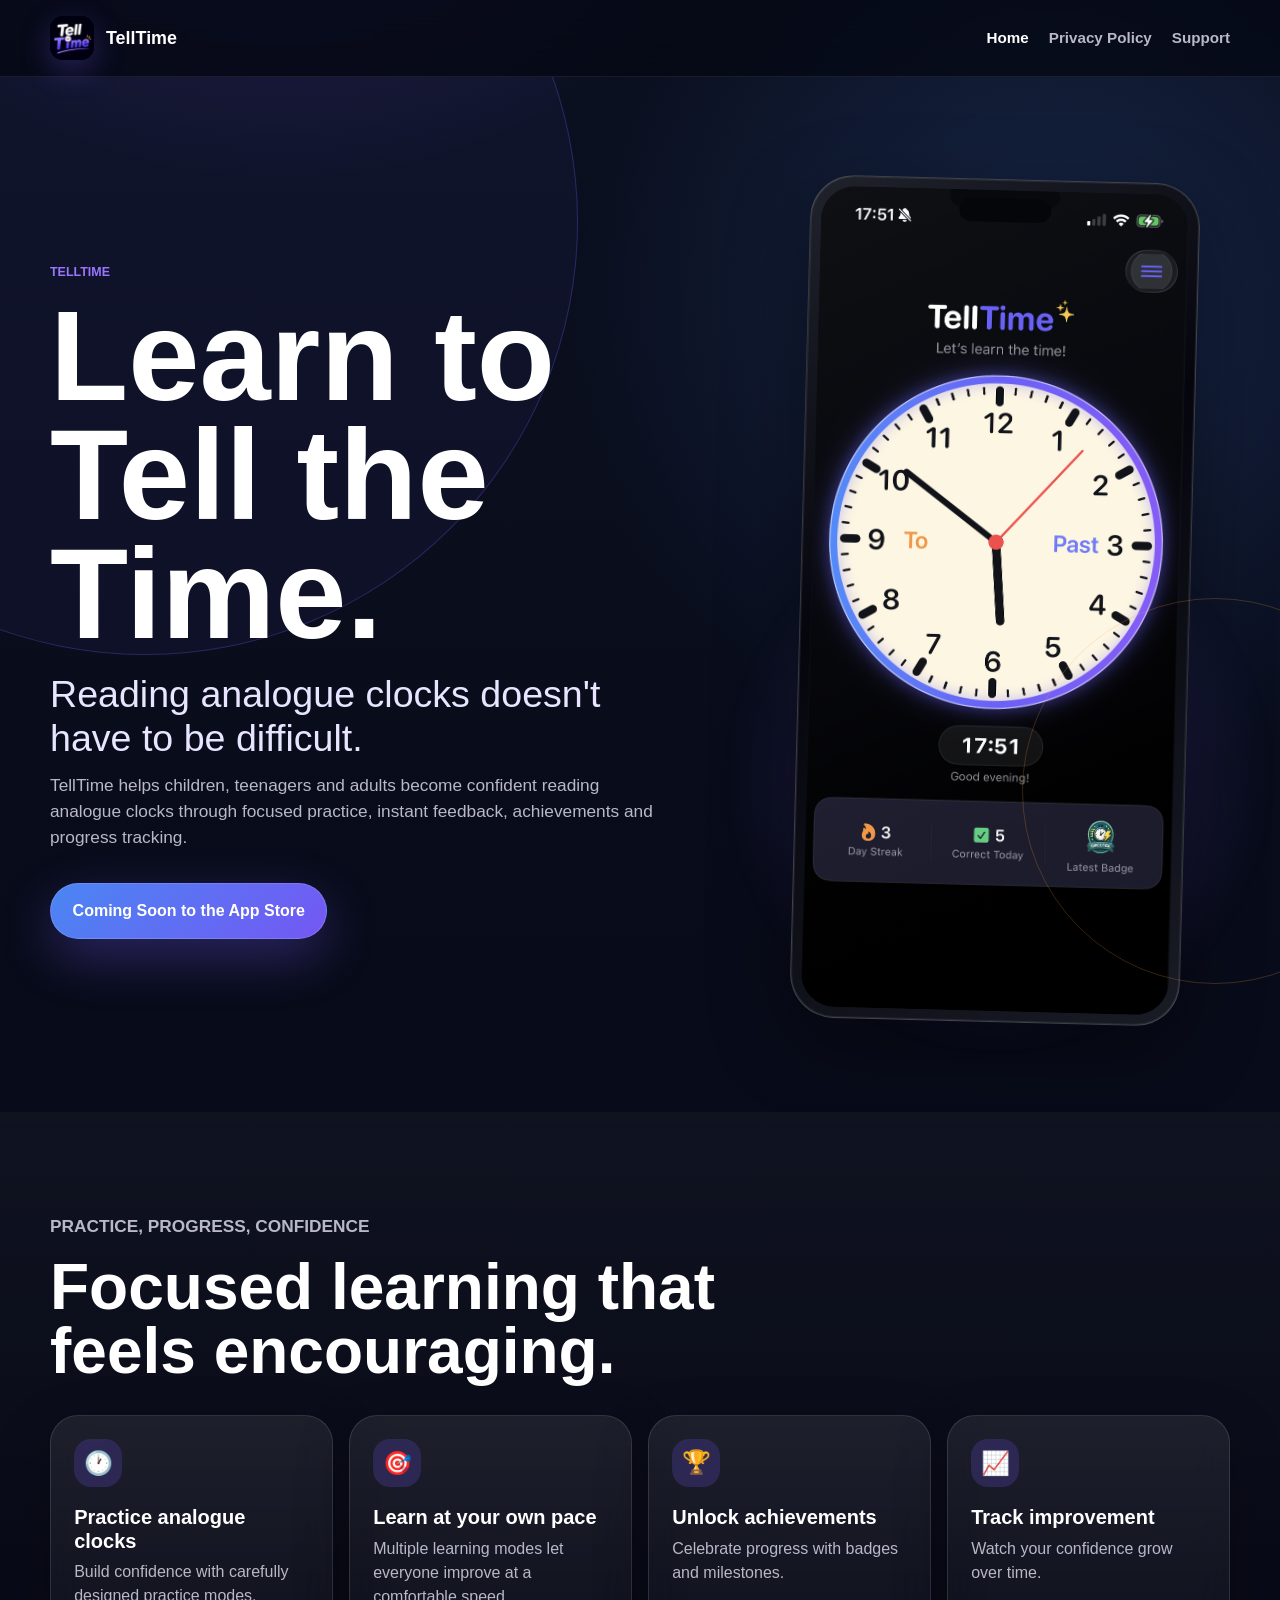
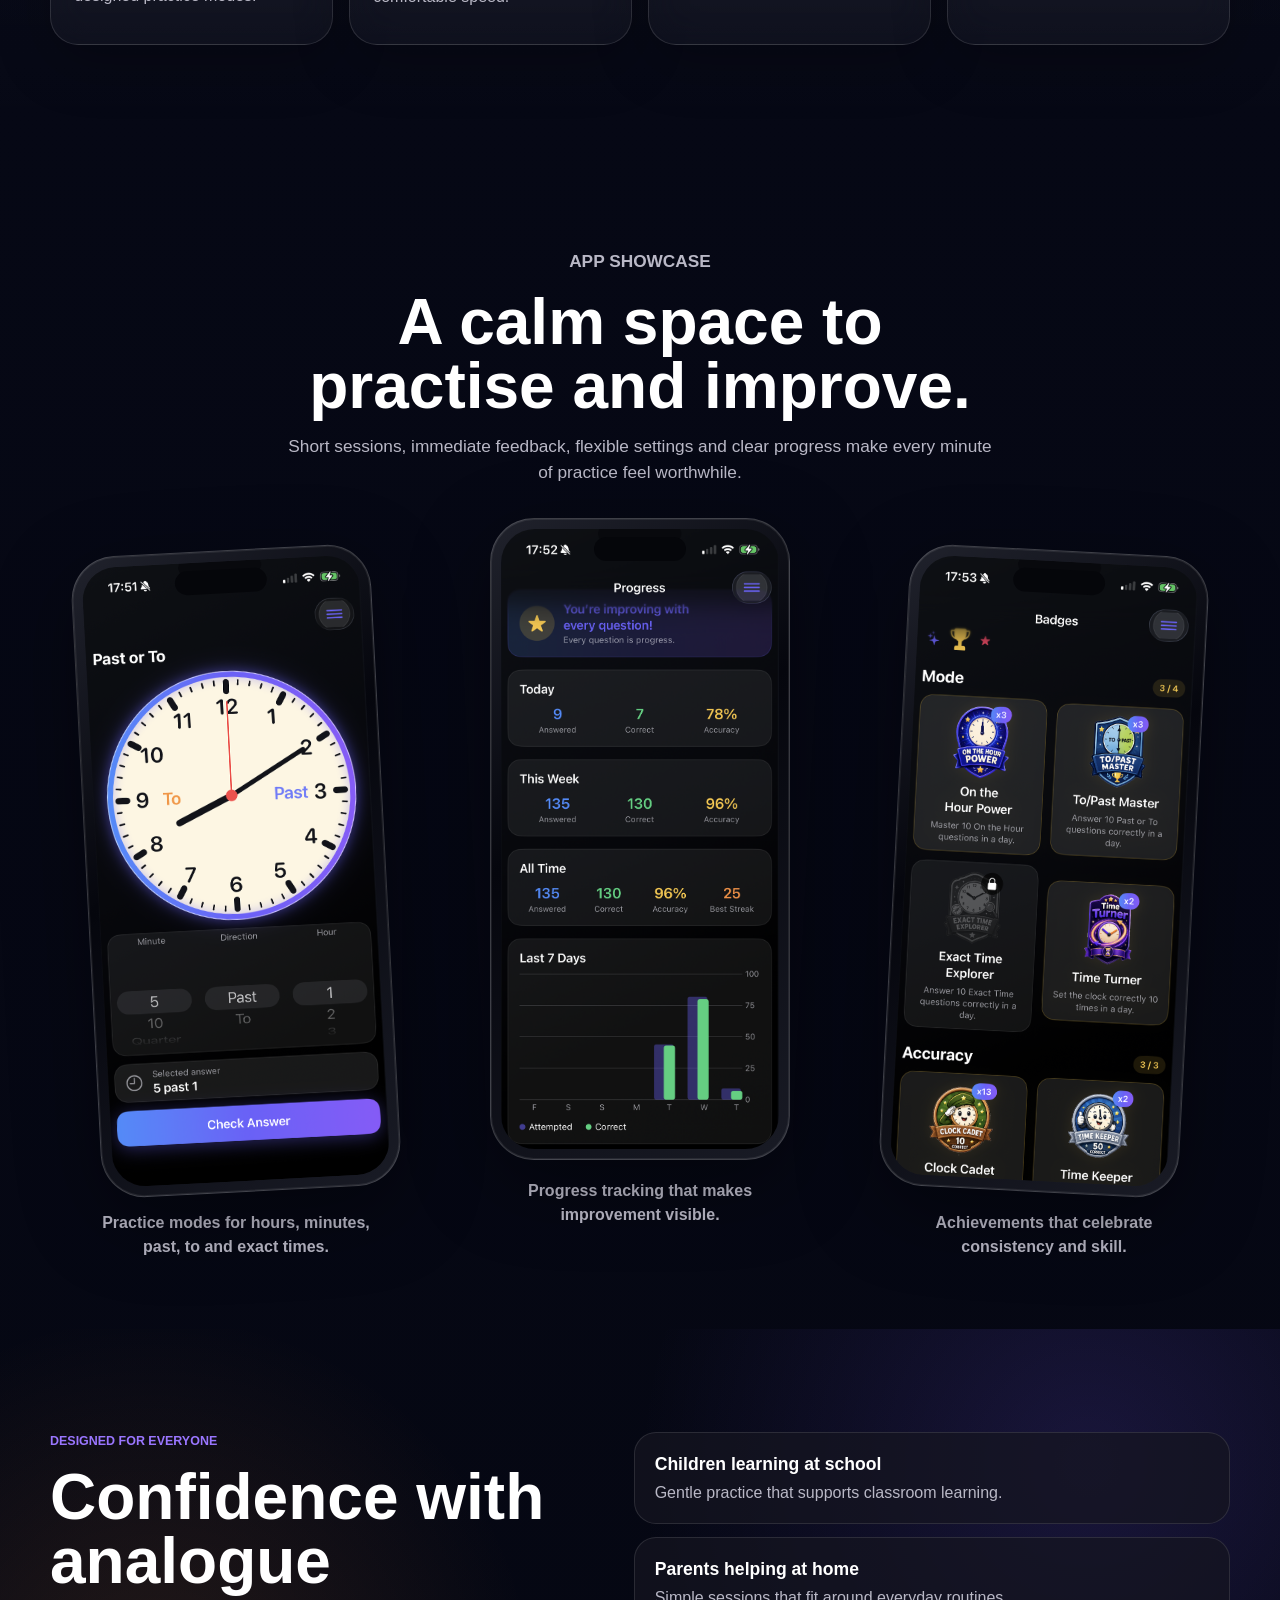
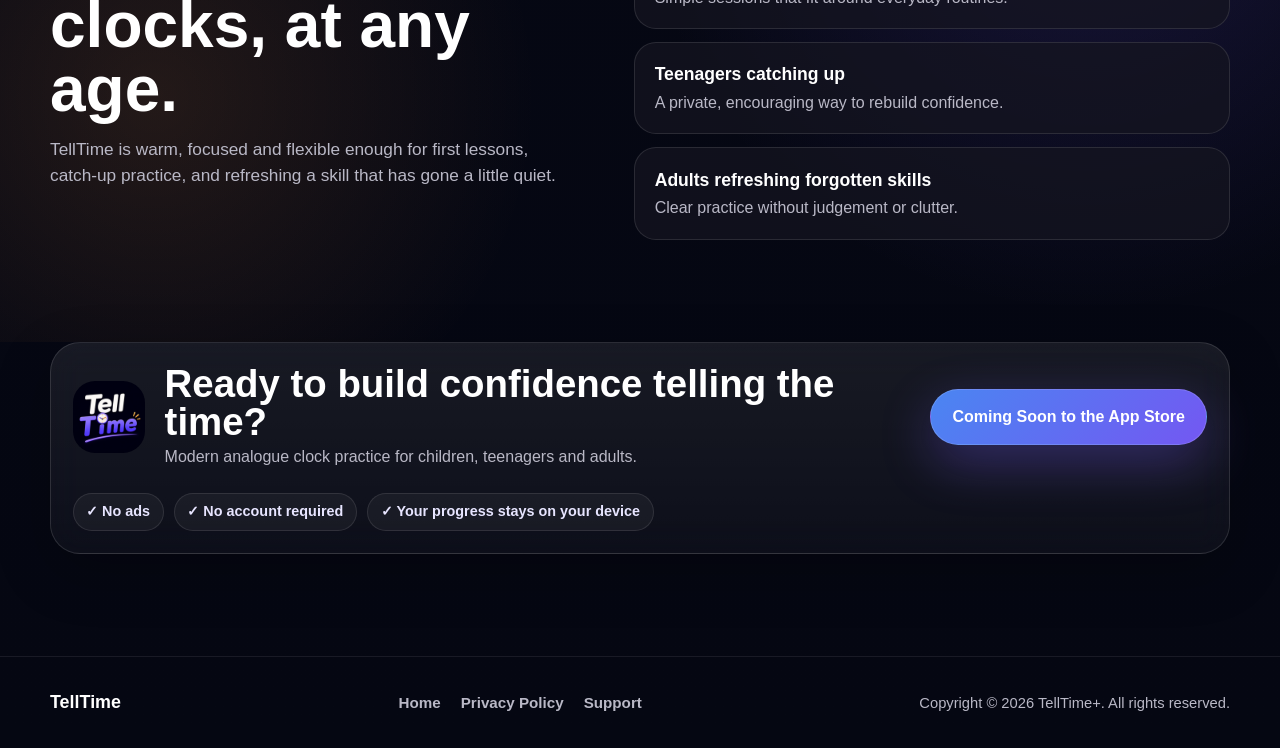
<file: index.html>
<!doctype html>
<html lang="en">
  <head>
    <meta charset="utf-8">
    <meta name="viewport" content="width=device-width, initial-scale=1">
    <title>TellTime | Learn to Tell the Time</title>
    <meta name="description" content="TellTime helps children, teenagers and adults become confident reading analogue clocks through focused practice, instant feedback, achievements and progress tracking.">
    <meta property="og:title" content="TellTime | Learn to Tell the Time">
    <meta property="og:description" content="A modern educational iPhone app for building confidence reading analogue clocks.">
    <meta property="og:type" content="website">
    <meta property="og:image" content="assets/icon-512.png">
    <link rel="icon" type="image/png" sizes="32x32" href="assets/icon-32.png">
    <link rel="apple-touch-icon" sizes="180x180" href="assets/icon-180.png">
    <link rel="stylesheet" href="styles.css">
  </head>
  <body>
    <a class="skip-link" href="#main">Skip to content</a>

    <header class="site-header">
      <nav class="nav container" aria-label="Main navigation">
        <a class="brand" href="index.html" aria-label="TellTime home">
          <img src="assets/icon-180.png" alt="" width="44" height="44">
          <span>TellTime</span>
        </a>
        <div class="nav-links">
          <a href="index.html" aria-current="page">Home</a>
          <a href="privacy.html">Privacy Policy</a>
          <a href="support.html">Support</a>
        </div>
      </nav>
    </header>

    <main id="main">
      <section class="hero">
        <div class="hero-glow" aria-hidden="true"></div>
        <div class="container hero-grid">
          <div class="hero-copy">
            <p class="eyebrow">TellTime</p>
            <h1>Learn to Tell the Time.</h1>
            <p class="hero-subtitle">Reading analogue clocks doesn't have to be difficult.</p>
            <p class="hero-text">TellTime helps children, teenagers and adults become confident reading analogue clocks through focused practice, instant feedback, achievements and progress tracking.</p>
            <button class="app-store-button" type="button" disabled aria-disabled="true">Coming Soon to the App Store</button>
          </div>

          <div class="hero-showcase" aria-label="TellTime app preview">
            <div class="phone-frame phone-frame-large">
              <img src="assets/screen-learn.png" alt="TellTime clock learning screen showing an analogue clock and daily progress." width="745" height="1662">
            </div>
            <!-- <div class="floating-card floating-card-top">
              <span class="metric blue">58</span>
              <span>Correct today</span>
            </div>
            <div class="floating-card floating-card-bottom">
              <span class="metric gold">3</span>
              <span>Day streak</span>
            </div> -->
          </div>
        </div>
      </section>

      <section class="features section-pad" aria-labelledby="features-title">
        <div class="container">
          <div class="section-heading">
            <p class="eyebrow">Practice, progress, confidence</p>
            <h2 id="features-title">Focused learning that feels encouraging.</h2>
          </div>
          <div class="feature-grid">
            <article class="feature-card">
              <span class="feature-icon" aria-hidden="true">🕐</span>
              <h3>Practice analogue clocks</h3>
              <p>Build confidence with carefully designed practice modes.</p>
            </article>
            <article class="feature-card">
              <span class="feature-icon" aria-hidden="true">🎯</span>
              <h3>Learn at your own pace</h3>
              <p>Multiple learning modes let everyone improve at a comfortable speed.</p>
            </article>
            <article class="feature-card">
              <span class="feature-icon" aria-hidden="true">🏆</span>
              <h3>Unlock achievements</h3>
              <p>Celebrate progress with badges and milestones.</p>
            </article>
            <article class="feature-card">
              <span class="feature-icon" aria-hidden="true">📈</span>
              <h3>Track improvement</h3>
              <p>Watch your confidence grow over time.</p>
            </article>
          </div>
        </div>
      </section>

      <section class="showcase section-pad" aria-labelledby="showcase-title">
        <div class="container">
          <div class="section-heading centered">
            <p class="eyebrow">App showcase</p>
            <h2 id="showcase-title">A calm space to practise and improve.</h2>
            <p>Short sessions, immediate feedback, flexible settings and clear progress make every minute of practice feel worthwhile.</p>
          </div>

          <div class="phone-gallery">
            <figure class="phone-card tall">
              <div class="phone-frame">
                <img src="assets/screen-practice.png" alt="TellTime practice mode with answer controls and a check answer button." width="745" height="1662" loading="lazy">
              </div>
              <figcaption>Practice modes for hours, minutes, past, to and exact times.</figcaption>
            </figure>
            <figure class="phone-card">
              <div class="phone-frame">
                <img src="assets/screen-progress.png" alt="TellTime progress dashboard with daily, weekly and all-time statistics." width="745" height="1662" loading="lazy">
              </div>
              <figcaption>Progress tracking that makes improvement visible.</figcaption>
            </figure>
            <figure class="phone-card tall">
              <div class="phone-frame">
                <img src="assets/screen-achievements.png" alt="TellTime badges screen showing achievements for learning milestones." width="745" height="1662" loading="lazy">
              </div>
              <figcaption>Achievements that celebrate consistency and skill.</figcaption>
            </figure>
          </div>
        </div>
      </section>

      <section class="everyone section-pad" aria-labelledby="everyone-title">
        <div class="container everyone-grid">
          <div>
            <p class="eyebrow">Designed for everyone</p>
            <h2 id="everyone-title">Confidence with analogue clocks, at any age.</h2>
            <p class="section-text">TellTime is warm, focused and flexible enough for first lessons, catch-up practice, and refreshing a skill that has gone a little quiet.</p>
          </div>
          <div class="audience-list" aria-label="Who TellTime is suitable for">
            <div>
              <span>Children learning at school</span>
              <p>Gentle practice that supports classroom learning.</p>
            </div>
            <div>
              <span>Parents helping at home</span>
              <p>Simple sessions that fit around everyday routines.</p>
            </div>
            <div>
              <span>Teenagers catching up</span>
              <p>A private, encouraging way to rebuild confidence.</p>
            </div>
            <div>
              <span>Adults refreshing forgotten skills</span>
              <p>Clear practice without judgement or clutter.</p>
            </div>
          </div>
        </div>
      </section>

      <section class="final-callout section-pad" aria-labelledby="final-title">
        <div class="container final-panel">
          <img src="assets/icon-180.png" alt="" width="72" height="72" loading="lazy">
          <div>
            <h2 id="final-title">Ready to build confidence telling the time?</h2>
            <p>Modern analogue clock practice for children, teenagers and adults.</p>
          </div>
          <button class="app-store-button compact" type="button" disabled aria-disabled="true">Coming Soon to the App Store</button>
          <div class="trust-indicators" aria-label="TellTime trust indicators">
            <span>✓ No ads</span>
            <span>✓ No account required</span>
            <span>✓ Your progress stays on your device</span>
          </div>
        </div>
      </section>
    </main>

    <footer class="site-footer">
      <div class="container footer-inner">
        <a class="footer-brand" href="index.html">TellTime</a>
        <nav aria-label="Footer navigation">
          <a href="index.html">Home</a>
          <a href="privacy.html">Privacy Policy</a>
          <a href="support.html">Support</a>
        </nav>
        <p>Copyright &copy; 2026 TellTime+. All rights reserved.</p>
      </div>
    </footer>
  </body>
</html>
</file>
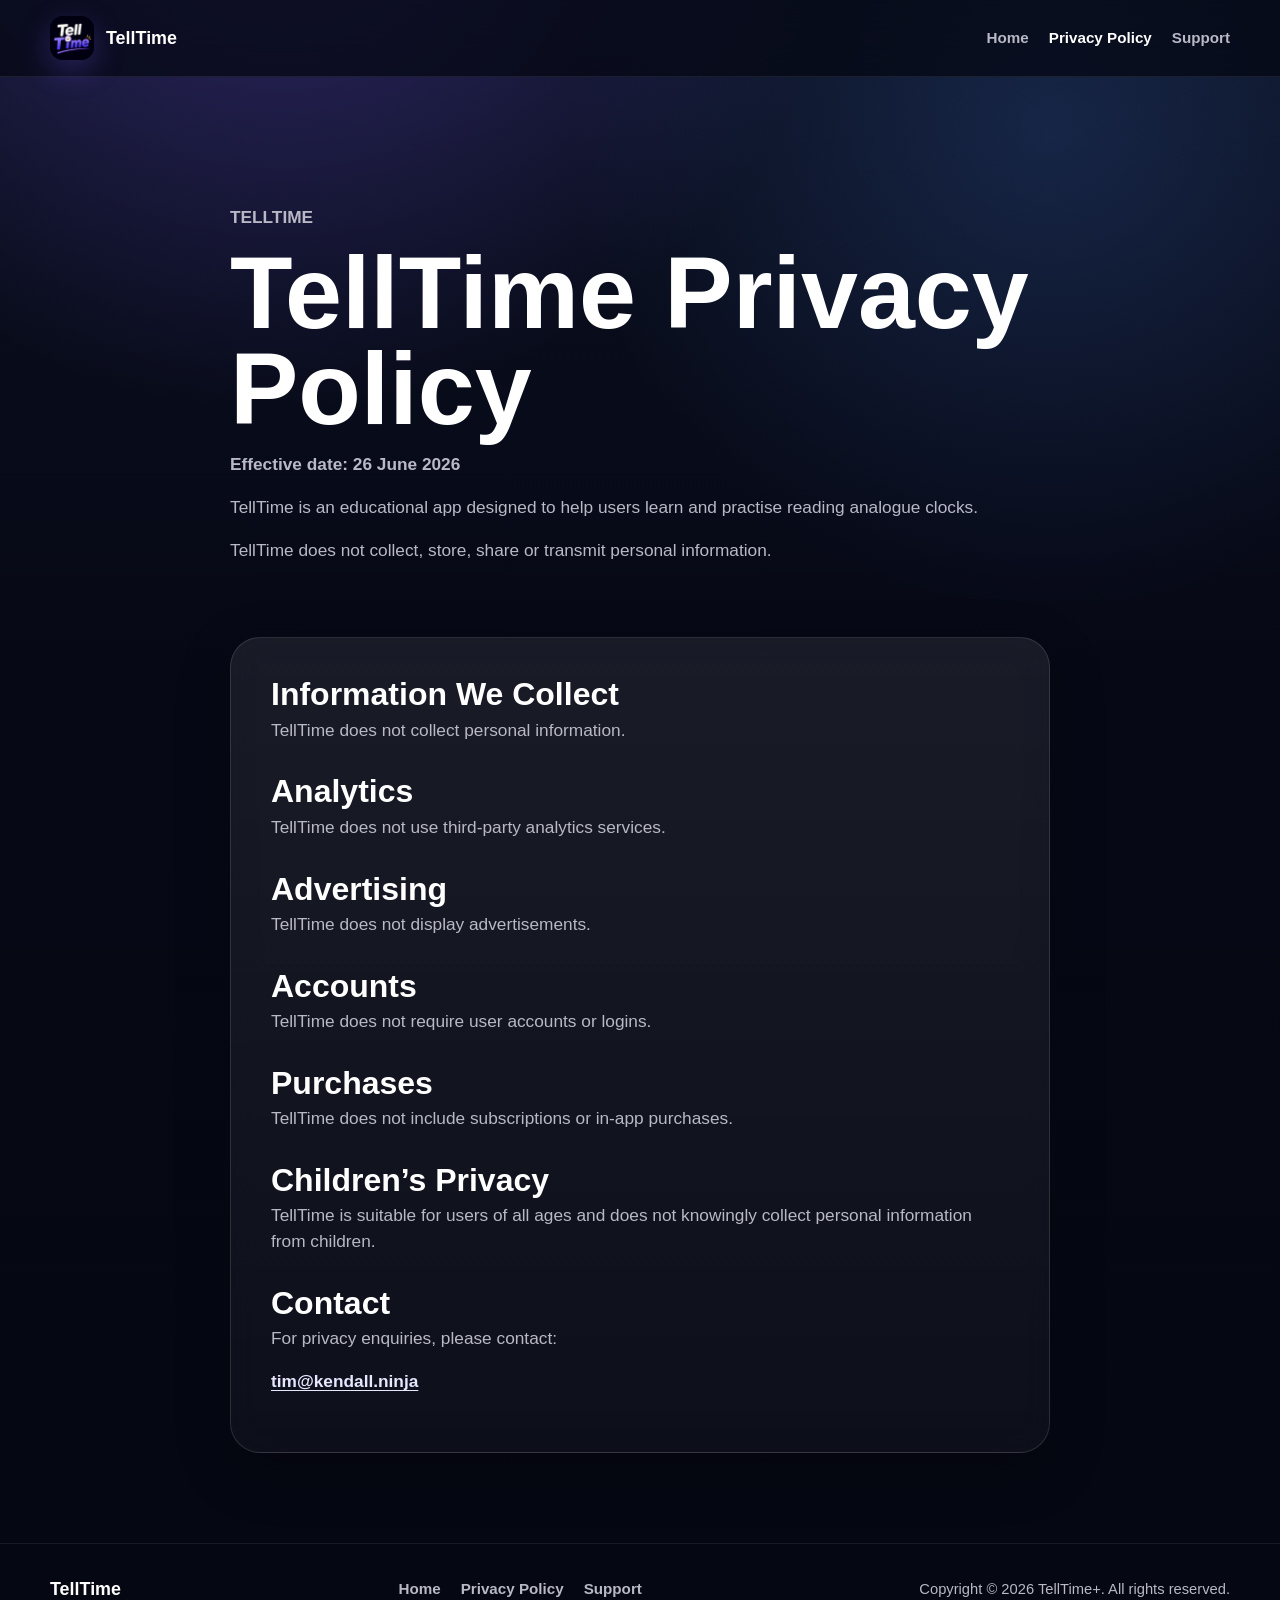
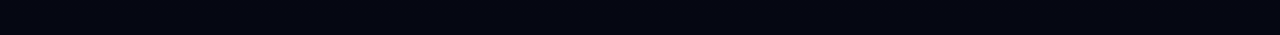
<file: privacy.html>
<!doctype html>
<html lang="en">
  <head>
    <meta charset="utf-8">
    <meta name="viewport" content="width=device-width, initial-scale=1">
    <title>TellTime Privacy Policy</title>
    <meta name="description" content="TellTime privacy policy. TellTime does not collect, store, share or transmit personal information.">
    <meta property="og:title" content="TellTime Privacy Policy">
    <meta property="og:description" content="TellTime does not collect, store, share or transmit personal information.">
    <meta property="og:type" content="website">
    <meta property="og:image" content="assets/icon-512.png">
    <link rel="icon" type="image/png" sizes="32x32" href="assets/icon-32.png">
    <link rel="apple-touch-icon" sizes="180x180" href="assets/icon-180.png">
    <link rel="stylesheet" href="styles.css">
  </head>
  <body>
    <a class="skip-link" href="#main">Skip to content</a>

    <header class="site-header">
      <nav class="nav container" aria-label="Main navigation">
        <a class="brand" href="index.html" aria-label="TellTime home">
          <img src="assets/icon-180.png" alt="" width="44" height="44">
          <span>TellTime</span>
        </a>
        <div class="nav-links">
          <a href="index.html">Home</a>
          <a href="privacy.html" aria-current="page">Privacy Policy</a>
          <a href="support.html">Support</a>
        </div>
      </nav>
    </header>

    <main id="main" class="page-main">
      <section class="page-hero">
        <div class="container narrow">
          <p class="eyebrow">TellTime</p>
          <h1>TellTime Privacy Policy</h1>
          <p class="effective-date">Effective date: 26 June 2026</p>
          <p>TellTime is an educational app designed to help users learn and practise reading analogue clocks.</p>
          <p>TellTime does not collect, store, share or transmit personal information.</p>
        </div>
      </section>

      <section class="policy-content">
        <div class="container narrow content-panel">
          <h2>Information We Collect</h2>
          <p>TellTime does not collect personal information.</p>

          <h2>Analytics</h2>
          <p>TellTime does not use third-party analytics services.</p>

          <h2>Advertising</h2>
          <p>TellTime does not display advertisements.</p>

          <h2>Accounts</h2>
          <p>TellTime does not require user accounts or logins.</p>

          <h2>Purchases</h2>
          <p>TellTime does not include subscriptions or in-app purchases.</p>

          <h2>Children’s Privacy</h2>
          <p>TellTime is suitable for users of all ages and does not knowingly collect personal information from children.</p>

          <h2>Contact</h2>
          <p>For privacy enquiries, please contact:</p>
          <p><a href="mailto:tim@kendall.ninja">tim@kendall.ninja</a></p>
        </div>
      </section>
    </main>

    <footer class="site-footer">
      <div class="container footer-inner">
        <a class="footer-brand" href="index.html">TellTime</a>
        <nav aria-label="Footer navigation">
          <a href="index.html">Home</a>
          <a href="privacy.html">Privacy Policy</a>
          <a href="support.html">Support</a>
        </nav>
        <p>Copyright &copy; 2026 TellTime+. All rights reserved.</p>
      </div>
    </footer>
  </body>
</html>
</file>
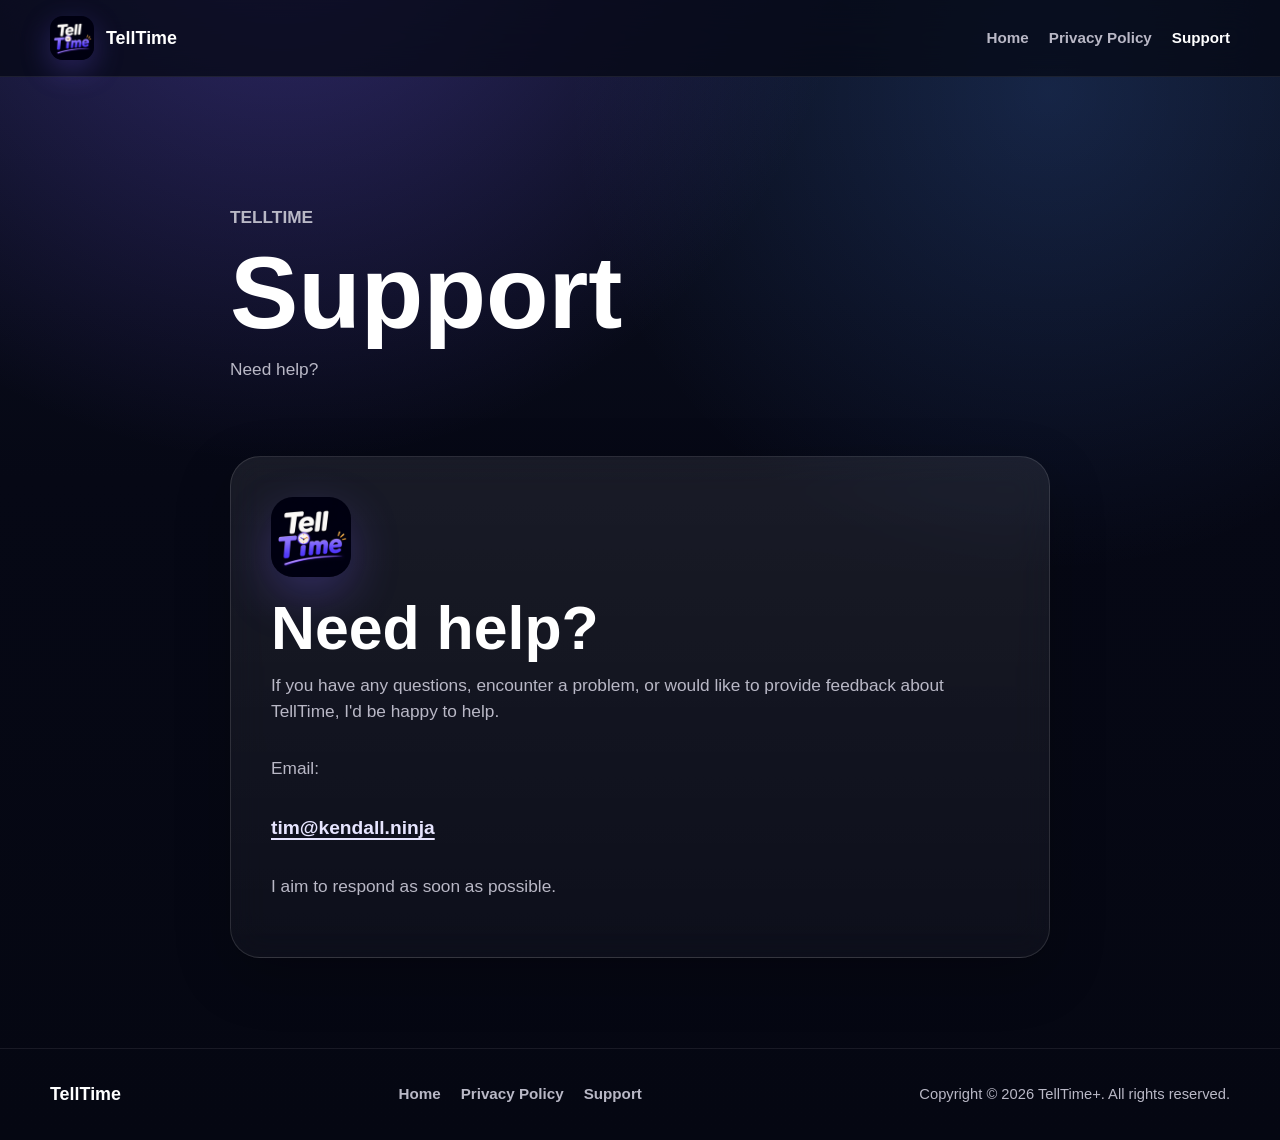
<file: support.html>
<!doctype html>
<html lang="en">
  <head>
    <meta charset="utf-8">
    <meta name="viewport" content="width=device-width, initial-scale=1">
    <title>Support | TellTime</title>
    <meta name="description" content="Need help with TellTime? Questions, problems and feedback are welcome.">
    <meta property="og:title" content="Support | TellTime">
    <meta property="og:description" content="Questions, problems and feedback for TellTime are welcome.">
    <meta property="og:type" content="website">
    <meta property="og:image" content="assets/icon-512.png">
    <link rel="icon" type="image/png" sizes="32x32" href="assets/icon-32.png">
    <link rel="apple-touch-icon" sizes="180x180" href="assets/icon-180.png">
    <link rel="stylesheet" href="styles.css">
  </head>
  <body>
    <a class="skip-link" href="#main">Skip to content</a>

    <header class="site-header">
      <nav class="nav container" aria-label="Main navigation">
        <a class="brand" href="index.html" aria-label="TellTime home">
          <img src="assets/icon-180.png" alt="" width="44" height="44">
          <span>TellTime</span>
        </a>
        <div class="nav-links">
          <a href="index.html">Home</a>
          <a href="privacy.html">Privacy Policy</a>
          <a href="support.html" aria-current="page">Support</a>
        </div>
      </nav>
    </header>

    <main id="main" class="page-main support-main">
      <section class="page-hero support-hero">
        <div class="container narrow">
          <p class="eyebrow">TellTime</p>
          <h1>Support</h1>
          <p>Need help?</p>
        </div>
      </section>

      <section class="policy-content">
        <div class="container narrow content-panel support-panel">
          <img src="assets/icon-180.png" alt="" width="80" height="80">
          <h2>Need help?</h2>
          <p>If you have any questions, encounter a problem, or would like to provide feedback about TellTime, I'd be happy to help.</p>
          <p>Email:</p>
          <p><a class="support-email" href="mailto:tim@kendall.ninja?subject=TellTime%20Support">tim@kendall.ninja</a></p>
          <p>I aim to respond as soon as possible.</p>
        </div>
      </section>
    </main>

    <footer class="site-footer">
      <div class="container footer-inner">
        <a class="footer-brand" href="index.html">TellTime</a>
        <nav aria-label="Footer navigation">
          <a href="index.html">Home</a>
          <a href="privacy.html">Privacy Policy</a>
          <a href="support.html">Support</a>
        </nav>
        <p>Copyright &copy; 2026 TellTime+. All rights reserved.</p>
      </div>
    </footer>
  </body>
</html>
</file>
<file: styles.css>
:root {
  color-scheme: dark;
  --ink: #ffffff;
  --muted: #b9b8c6;
  --soft: #e7e5ff;
  --night: #050712;
  --navy: #0b1020;
  --panel: #151621;
  --panel-2: #1f1d32;
  --line: rgba(255, 255, 255, 0.12);
  --violet: #7a5cff;
  --violet-2: #9a76ff;
  --blue: #4e8dff;
  --green: #5ed989;
  --gold: #ffd557;
  --orange: #ff9b3f;
  --pink: #ff3f82;
  --shadow: 0 24px 80px rgba(0, 0, 0, 0.38);
  --radius: 28px;
  --content: 1180px;
}

* {
  box-sizing: border-box;
}

html {
  scroll-behavior: smooth;
}

body {
  margin: 0;
  min-width: 320px;
  background:
    radial-gradient(circle at 22% -10%, rgba(122, 92, 255, 0.34), transparent 36rem),
    radial-gradient(circle at 82% 8%, rgba(78, 141, 255, 0.18), transparent 30rem),
    linear-gradient(180deg, #0b1020 0%, #060815 42%, #050712 100%);
  color: var(--ink);
  font-family: -apple-system, BlinkMacSystemFont, "SF Pro Display", "SF Pro Text", "Segoe UI", sans-serif;
  line-height: 1.5;
  text-rendering: optimizeLegibility;
}

img {
  display: block;
  max-width: 100%;
  height: auto;
}

a {
  color: inherit;
  text-decoration: none;
}

a:hover {
  color: var(--soft);
}

a:focus-visible,
button:focus-visible {
  outline: 3px solid rgba(255, 213, 87, 0.9);
  outline-offset: 4px;
}

.skip-link {
  position: absolute;
  left: 1rem;
  top: 1rem;
  z-index: 20;
  transform: translateY(-150%);
  border-radius: 999px;
  background: var(--ink);
  color: var(--night);
  padding: 0.75rem 1rem;
  font-weight: 700;
}

.skip-link:focus {
  transform: translateY(0);
}

.container {
  width: min(100% - 40px, var(--content));
  margin-inline: auto;
}

.narrow {
  width: min(100% - 40px, 820px);
}

.site-header {
  position: sticky;
  top: 0;
  z-index: 10;
  border-bottom: 1px solid rgba(255, 255, 255, 0.08);
  background: rgba(5, 7, 18, 0.72);
  backdrop-filter: blur(22px);
}

.nav {
  min-height: 76px;
  display: flex;
  align-items: center;
  justify-content: space-between;
  gap: 1.5rem;
}

.brand,
.footer-brand {
  display: inline-flex;
  align-items: center;
  gap: 0.75rem;
  font-size: 1.12rem;
  font-weight: 800;
  letter-spacing: 0;
}

.brand img {
  border-radius: 13px;
  box-shadow: 0 10px 30px rgba(122, 92, 255, 0.28);
}

.nav-links,
.site-footer nav {
  display: flex;
  align-items: center;
  gap: 1.25rem;
  color: var(--muted);
  font-size: 0.95rem;
  font-weight: 600;
}

.nav-links a[aria-current="page"] {
  color: var(--ink);
}

.hero {
  position: relative;
  overflow: hidden;
  padding: clamp(5rem, 8vw, 8.5rem) 0 clamp(4rem, 7vw, 7rem);
}

.hero::before,
.hero::after {
  content: "";
  position: absolute;
  border: 1px solid rgba(122, 92, 255, 0.28);
  border-radius: 50%;
  pointer-events: none;
}

.hero::before {
  width: 54rem;
  height: 54rem;
  left: -18rem;
  top: -18rem;
  background: rgba(122, 92, 255, 0.05);
}

.hero::after {
  width: 24rem;
  height: 24rem;
  right: -8rem;
  bottom: 8rem;
  border-color: rgba(255, 155, 63, 0.22);
}

.hero-glow {
  position: absolute;
  inset: auto 0 5% auto;
  width: min(44vw, 38rem);
  height: min(44vw, 38rem);
  background: radial-gradient(circle, rgba(122, 92, 255, 0.33), transparent 68%);
  filter: blur(10px);
}

.hero-grid {
  position: relative;
  display: grid;
  grid-template-columns: minmax(0, 1fr) minmax(340px, 470px);
  align-items: center;
  gap: clamp(3rem, 7vw, 6rem);
}

.hero-copy {
  max-width: 720px;
}

.eyebrow {
  margin: 0 0 0.9rem;
  color: var(--violet-2);
  font-size: 0.78rem;
  font-weight: 800;
  letter-spacing: 0;
  text-transform: uppercase;
}

h1,
h2,
h3,
p {
  margin-top: 0;
}

h1 {
  max-width: 12ch;
  margin-bottom: 1.25rem;
  font-size: clamp(4rem, 10vw, 8.8rem);
  line-height: 0.93;
  letter-spacing: 0;
}

.hero-subtitle {
  margin-bottom: 0.8rem;
  color: var(--soft);
  font-size: clamp(1.45rem, 3vw, 2.35rem);
  line-height: 1.16;
  letter-spacing: 0;
}

.hero-text,
.section-text,
.section-heading p,
.page-hero p,
.content-panel p {
  color: var(--muted);
  font-size: 1.08rem;
}

.hero-text {
  max-width: 670px;
  margin-bottom: 2rem;
}

.app-store-button {
  display: inline-flex;
  min-height: 56px;
  align-items: center;
  justify-content: center;
  border: 1px solid rgba(255, 255, 255, 0.14);
  border-radius: 999px;
  padding: 0 1.35rem;
  background: linear-gradient(135deg, rgba(78, 141, 255, 0.95), rgba(122, 92, 255, 0.95));
  color: var(--ink);
  box-shadow: 0 18px 52px rgba(122, 92, 255, 0.32);
  cursor: not-allowed;
  font: inherit;
  font-weight: 800;
}

.app-store-button.compact {
  min-width: 240px;
}

.hero-showcase {
  position: relative;
  display: grid;
  justify-items: center;
}

.phone-frame {
  position: relative;
  width: min(100%, 330px);
  border: 1px solid rgba(255, 255, 255, 0.18);
  border-radius: 44px;
  padding: 10px;
  background: linear-gradient(145deg, #20222c, #05060d 42%, #191b25);
  box-shadow: var(--shadow), inset 0 0 0 1px rgba(255, 255, 255, 0.08);
}

.phone-frame::before {
  content: "";
  position: absolute;
  left: 50%;
  top: 18px;
  z-index: 2;
  width: 92px;
  height: 24px;
  transform: translateX(-50%);
  border-radius: 999px;
  background: #05060a;
}

.phone-frame img {
  width: 100%;
  border-radius: 34px;
}

.phone-frame-large {
  width: min(100%, 390px);
  transform: rotate(1.5deg);
}

.floating-card {
  position: absolute;
  display: grid;
  gap: 0.05rem;
  min-width: 132px;
  border: 1px solid rgba(255, 255, 255, 0.14);
  border-radius: 20px;
  padding: 1rem 1.1rem;
  background: rgba(31, 29, 50, 0.82);
  box-shadow: 0 18px 48px rgba(0, 0, 0, 0.32);
  backdrop-filter: blur(18px);
  color: var(--muted);
  font-size: 0.86rem;
}

.floating-card-top {
  right: -0.5rem;
  top: 14%;
}

.floating-card-bottom {
  left: -1.2rem;
  bottom: 18%;
}

.metric {
  font-size: 2rem;
  line-height: 1;
  font-weight: 900;
}

.metric.blue {
  color: var(--blue);
}

.metric.gold {
  color: var(--orange);
}

.section-pad {
  padding: clamp(4rem, 8vw, 7rem) 0;
}

.section-heading {
  max-width: 720px;
  margin-bottom: 2rem;
}

.section-heading.centered {
  margin-inline: auto;
  text-align: center;
}

h2 {
  margin-bottom: 1rem;
  font-size: clamp(2.35rem, 5vw, 4.5rem);
  line-height: 1;
  letter-spacing: 0;
}

h3 {
  margin-bottom: 0.45rem;
  font-size: 1.25rem;
  line-height: 1.18;
}

.features {
  background: linear-gradient(180deg, rgba(255, 255, 255, 0.03), rgba(255, 255, 255, 0));
}

.feature-grid {
  display: grid;
  grid-template-columns: repeat(4, minmax(0, 1fr));
  gap: 1rem;
}

.feature-card,
.content-panel,
.final-panel {
  border: 1px solid var(--line);
  background: linear-gradient(180deg, rgba(255, 255, 255, 0.08), rgba(255, 255, 255, 0.035));
  box-shadow: 0 18px 56px rgba(0, 0, 0, 0.24);
  backdrop-filter: blur(18px);
}

.feature-card {
  min-height: 230px;
  border-radius: var(--radius);
  padding: 1.45rem;
}

.feature-icon {
  display: inline-grid;
  width: 48px;
  height: 48px;
  margin-bottom: 1.2rem;
  place-items: center;
  border-radius: 17px;
  background: rgba(122, 92, 255, 0.2);
  font-size: 1.45rem;
}

.feature-card p,
.phone-card figcaption,
.audience-list p,
.final-panel p {
  margin-bottom: 0;
  color: var(--muted);
}

.showcase {
  overflow: hidden;
}

.phone-gallery {
  display: grid;
  grid-template-columns: repeat(3, minmax(0, 1fr));
  gap: clamp(1rem, 3vw, 2rem);
  align-items: center;
}

.phone-card {
  margin: 0;
  display: grid;
  justify-items: center;
  gap: 1.2rem;
  text-align: center;
}

.phone-card .phone-frame {
  width: min(100%, 300px);
}

.phone-card.tall {
  transform: translateY(2rem);
}

.phone-card:first-child .phone-frame {
  transform: rotate(-3deg);
}

.phone-card:last-child .phone-frame {
  transform: rotate(3deg);
}

.phone-card figcaption {
  max-width: 300px;
  font-weight: 700;
}

.everyone {
  position: relative;
  background:
    radial-gradient(circle at 12% 60%, rgba(255, 155, 63, 0.12), transparent 24rem),
    radial-gradient(circle at 85% 22%, rgba(122, 92, 255, 0.17), transparent 28rem);
}

.everyone-grid {
  display: grid;
  grid-template-columns: minmax(0, 0.85fr) minmax(320px, 1fr);
  gap: clamp(2rem, 6vw, 5rem);
  align-items: start;
}

.audience-list {
  display: grid;
  gap: 0.8rem;
}

.audience-list div {
  border: 1px solid rgba(255, 255, 255, 0.11);
  border-radius: 22px;
  padding: 1.15rem 1.25rem;
  background: rgba(21, 22, 33, 0.72);
}

.audience-list span {
  display: block;
  margin-bottom: 0.2rem;
  color: var(--ink);
  font-size: 1.1rem;
  font-weight: 800;
}

.final-callout {
  padding-top: 0;
}

.final-panel {
  display: grid;
  grid-template-columns: auto minmax(0, 1fr) auto;
  gap: 1.25rem;
  align-items: center;
  border-radius: 30px;
  padding: 1.35rem;
}

.final-panel img {
  border-radius: 22px;
}

.final-panel h2 {
  margin-bottom: 0.25rem;
  font-size: clamp(1.7rem, 3vw, 2.55rem);
}

.trust-indicators {
  grid-column: 1 / -1;
  display: flex;
  flex-wrap: wrap;
  gap: 0.65rem;
  padding-top: 0.2rem;
}

.trust-indicators span {
  border: 1px solid rgba(255, 255, 255, 0.1);
  border-radius: 999px;
  padding: 0.48rem 0.78rem;
  background: rgba(255, 255, 255, 0.045);
  color: var(--soft);
  font-size: 0.9rem;
  font-weight: 750;
}

.site-footer {
  border-top: 1px solid rgba(255, 255, 255, 0.08);
  padding: 2rem 0;
  color: var(--muted);
}

.footer-inner {
  display: flex;
  align-items: center;
  justify-content: space-between;
  gap: 1.25rem;
}

.footer-inner p {
  margin: 0;
  font-size: 0.92rem;
}

.footer-brand {
  color: var(--ink);
}

.page-main {
  min-height: 68vh;
}

.page-hero {
  padding: clamp(5rem, 10vw, 8rem) 0 2rem;
}

.page-hero h1 {
  max-width: none;
  margin-bottom: 1rem;
  font-size: clamp(3rem, 8vw, 6.5rem);
}

.effective-date {
  color: var(--soft);
  font-weight: 800;
}

.policy-content {
  padding: 1.5rem 0 clamp(4rem, 7vw, 6rem);
}

.content-panel {
  border-radius: 30px;
  padding: clamp(1.4rem, 4vw, 2.5rem);
}

.content-panel h2 {
  margin: 2rem 0 0.45rem;
  font-size: clamp(1.45rem, 3vw, 2rem);
}

.content-panel h2:first-child {
  margin-top: 0;
}

.content-panel a {
  color: var(--soft);
  font-weight: 800;
  text-decoration: underline;
  text-decoration-thickness: 0.08em;
  text-underline-offset: 0.2em;
}

.support-panel {
  display: grid;
  justify-items: start;
  gap: 0.9rem;
}

.support-panel img {
  border-radius: 22px;
  box-shadow: 0 18px 48px rgba(122, 92, 255, 0.28);
}

.support-panel h2 {
  max-width: 14ch;
  margin: 0.4rem 0 0;
  font-size: clamp(2rem, 5vw, 3.8rem);
  line-height: 1;
}

.support-email {
  font-size: 1.2rem;
}

@media (max-width: 980px) {
  .hero-grid,
  .everyone-grid {
    grid-template-columns: 1fr;
  }

  .hero-copy {
    text-align: center;
    margin-inline: auto;
  }

  h1 {
    max-width: none;
    margin-inline: auto;
  }

  .hero-text {
    margin-inline: auto;
  }

  .feature-grid {
    grid-template-columns: repeat(2, minmax(0, 1fr));
  }

  .phone-gallery {
    grid-template-columns: 1fr;
  }

  .phone-card.tall {
    transform: none;
  }

  .final-panel {
    grid-template-columns: 1fr;
    justify-items: start;
  }

  .footer-inner {
    align-items: flex-start;
    flex-direction: column;
  }
}

@media (max-width: 680px) {
  .container,
  .narrow {
    width: min(100% - 28px, var(--content));
  }

  .nav {
    min-height: auto;
    padding: 0.85rem 0;
    align-items: flex-start;
    flex-direction: column;
  }

  .nav-links,
  .site-footer nav {
    width: 100%;
    gap: 0.45rem;
    flex-wrap: wrap;
    font-size: 0.9rem;
  }

  .nav-links a,
  .site-footer nav a {
    border: 1px solid rgba(255, 255, 255, 0.1);
    border-radius: 999px;
    padding: 0.48rem 0.72rem;
    background: rgba(255, 255, 255, 0.04);
  }

  .hero {
    padding-top: 3.5rem;
  }

  h1 {
    font-size: clamp(3.3rem, 18vw, 5.6rem);
  }

  h2 {
    font-size: clamp(2.2rem, 12vw, 3.6rem);
  }

  .hero-showcase {
    width: min(100%, 360px);
    margin-inline: auto;
  }

  .floating-card {
    position: static;
    width: 100%;
    margin-top: 0.75rem;
    text-align: left;
  }

  .phone-frame-large {
    transform: none;
  }

  .feature-grid {
    grid-template-columns: 1fr;
  }

  .feature-card {
    min-height: 0;
  }

  .phone-card .phone-frame {
    width: min(100%, 280px);
  }

  .phone-card:first-child .phone-frame,
  .phone-card:last-child .phone-frame {
    transform: none;
  }

  .app-store-button,
  .app-store-button.compact {
    width: 100%;
    min-width: 0;
  }
}

@media (prefers-reduced-motion: reduce) {
  *,
  *::before,
  *::after {
    scroll-behavior: auto !important;
  }
}
</file>
